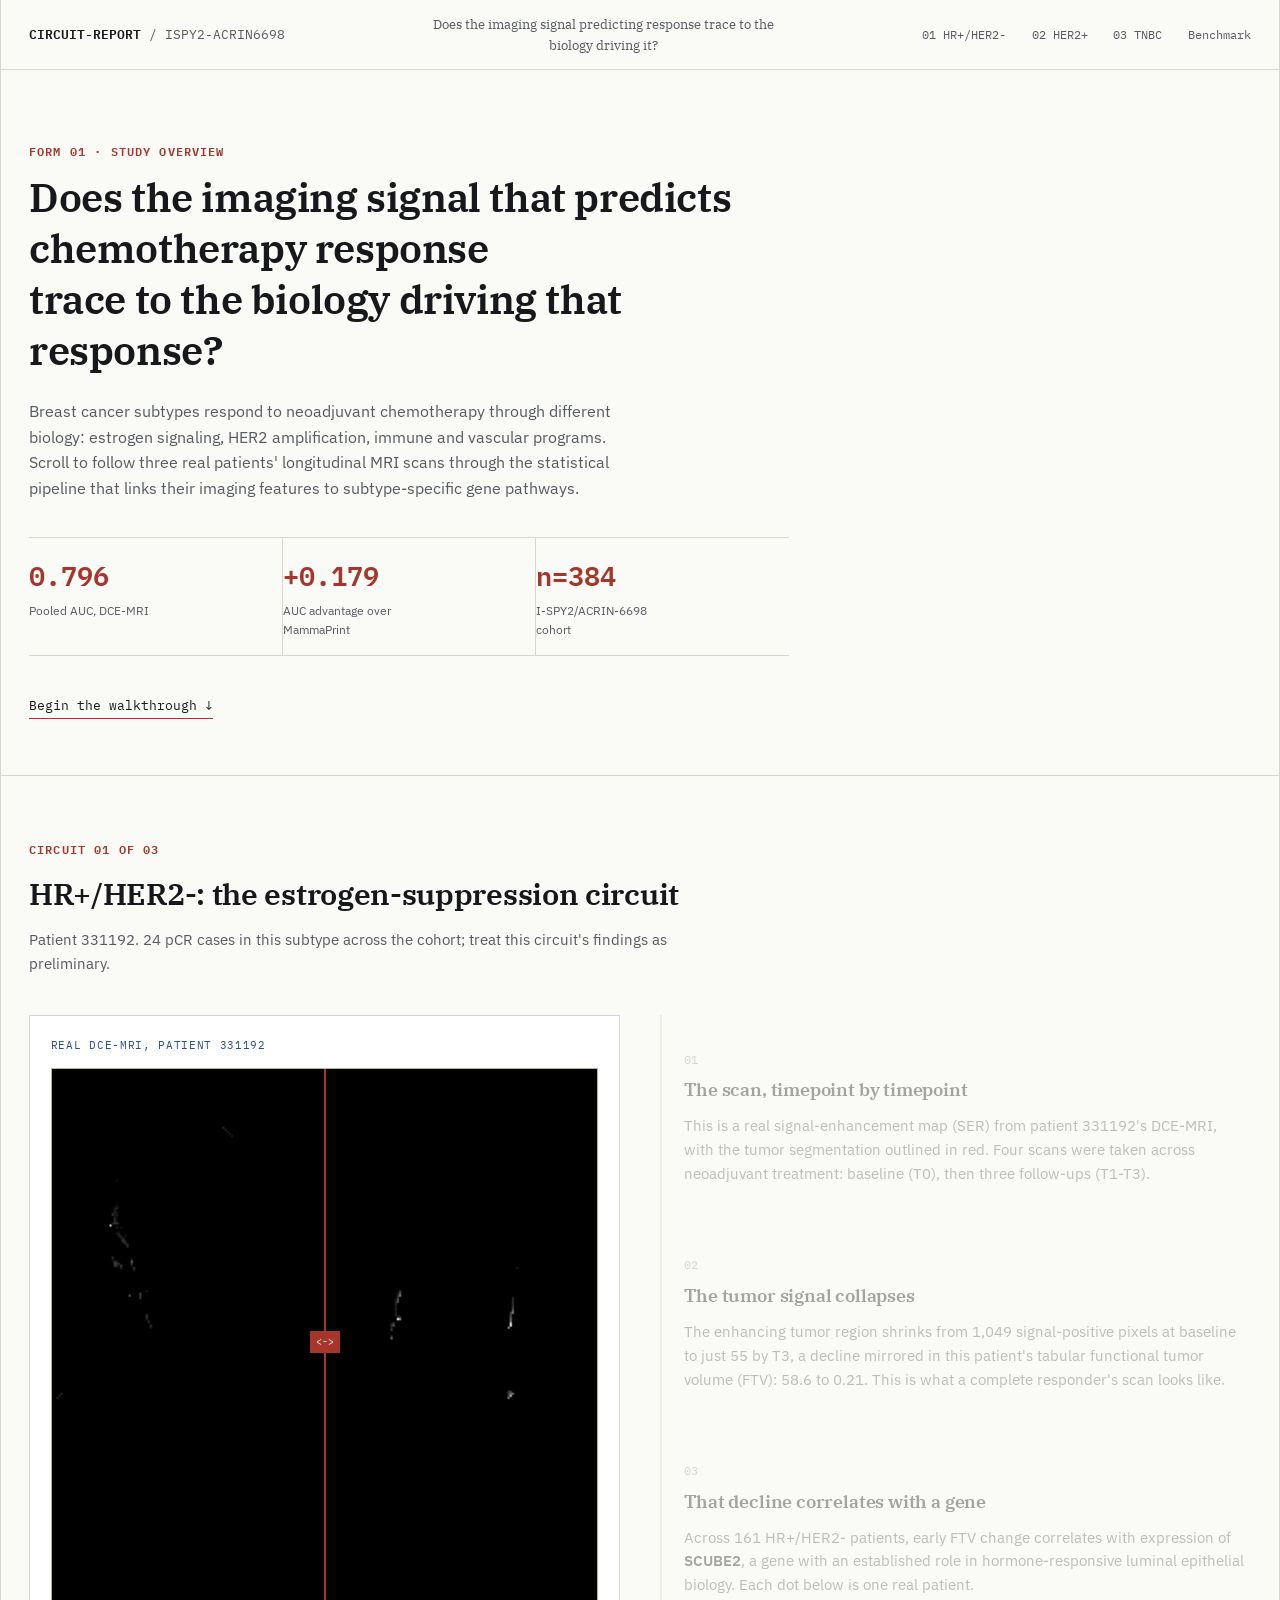
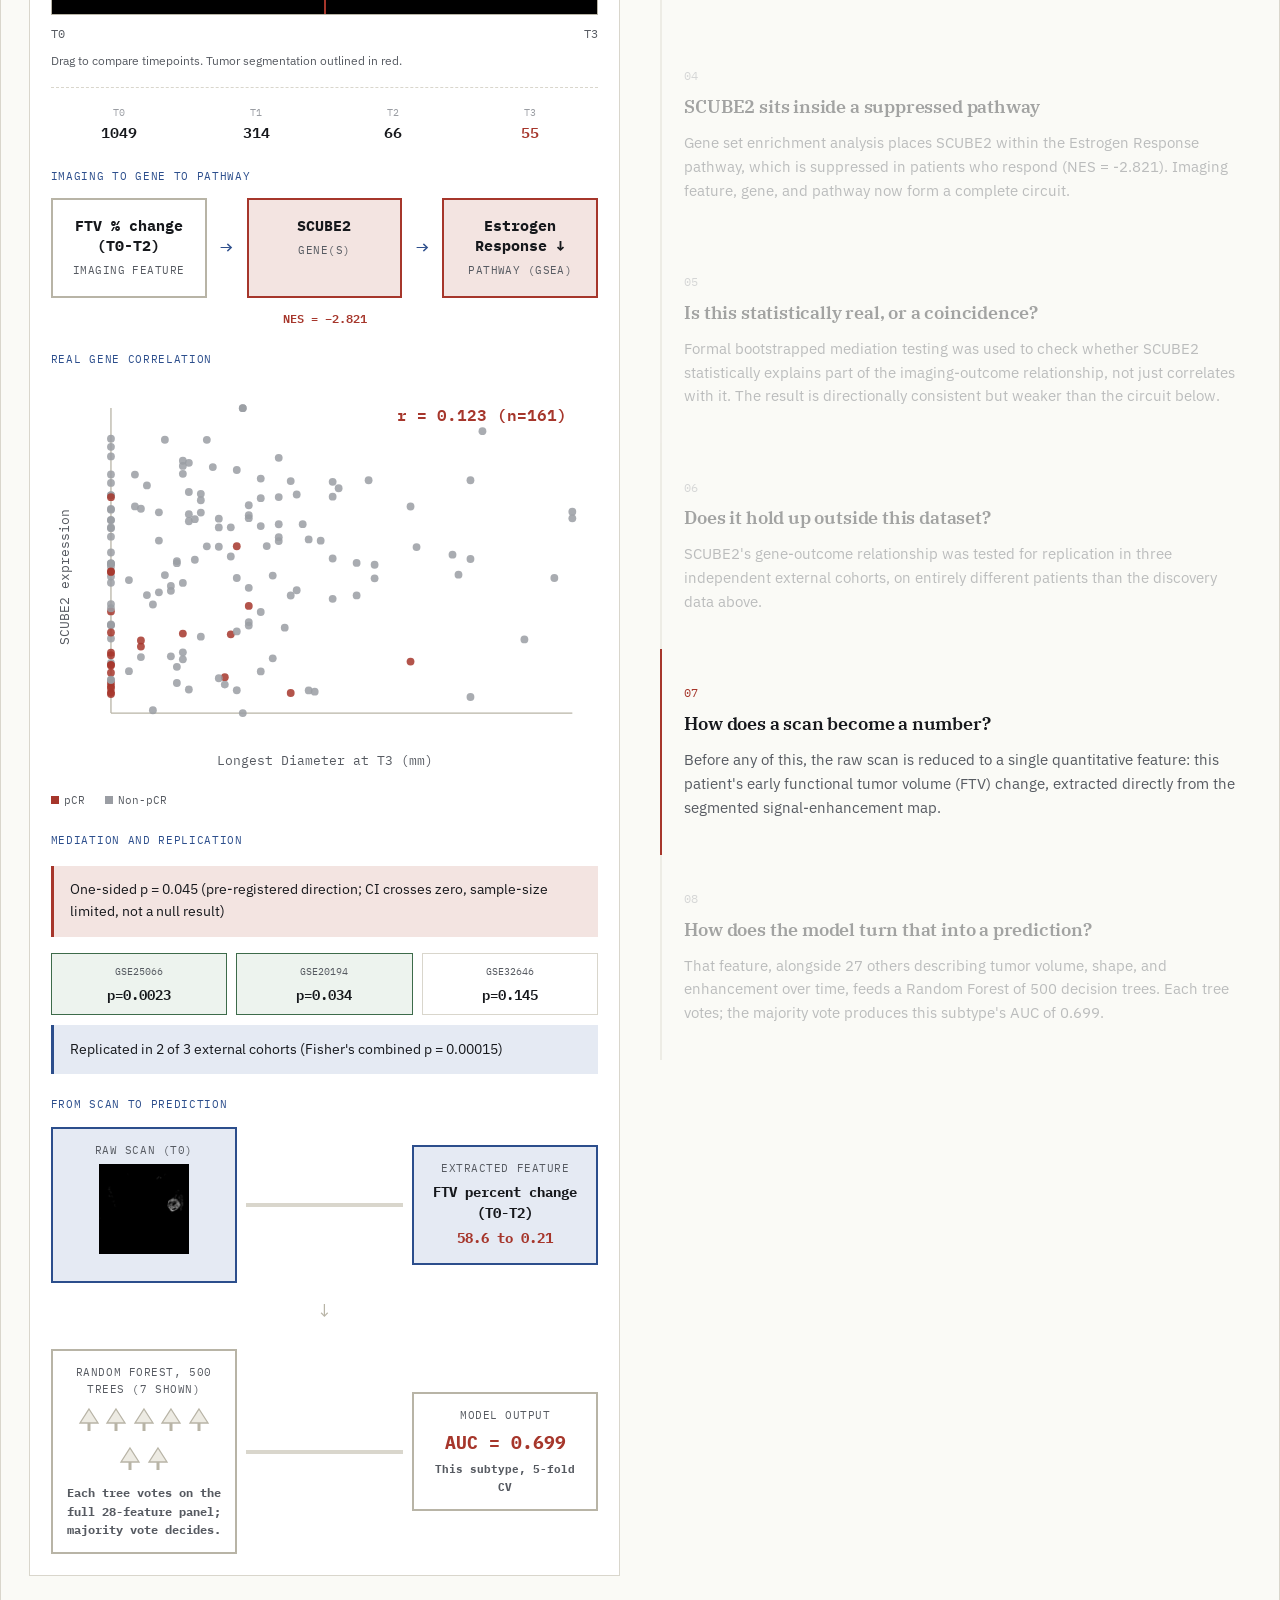
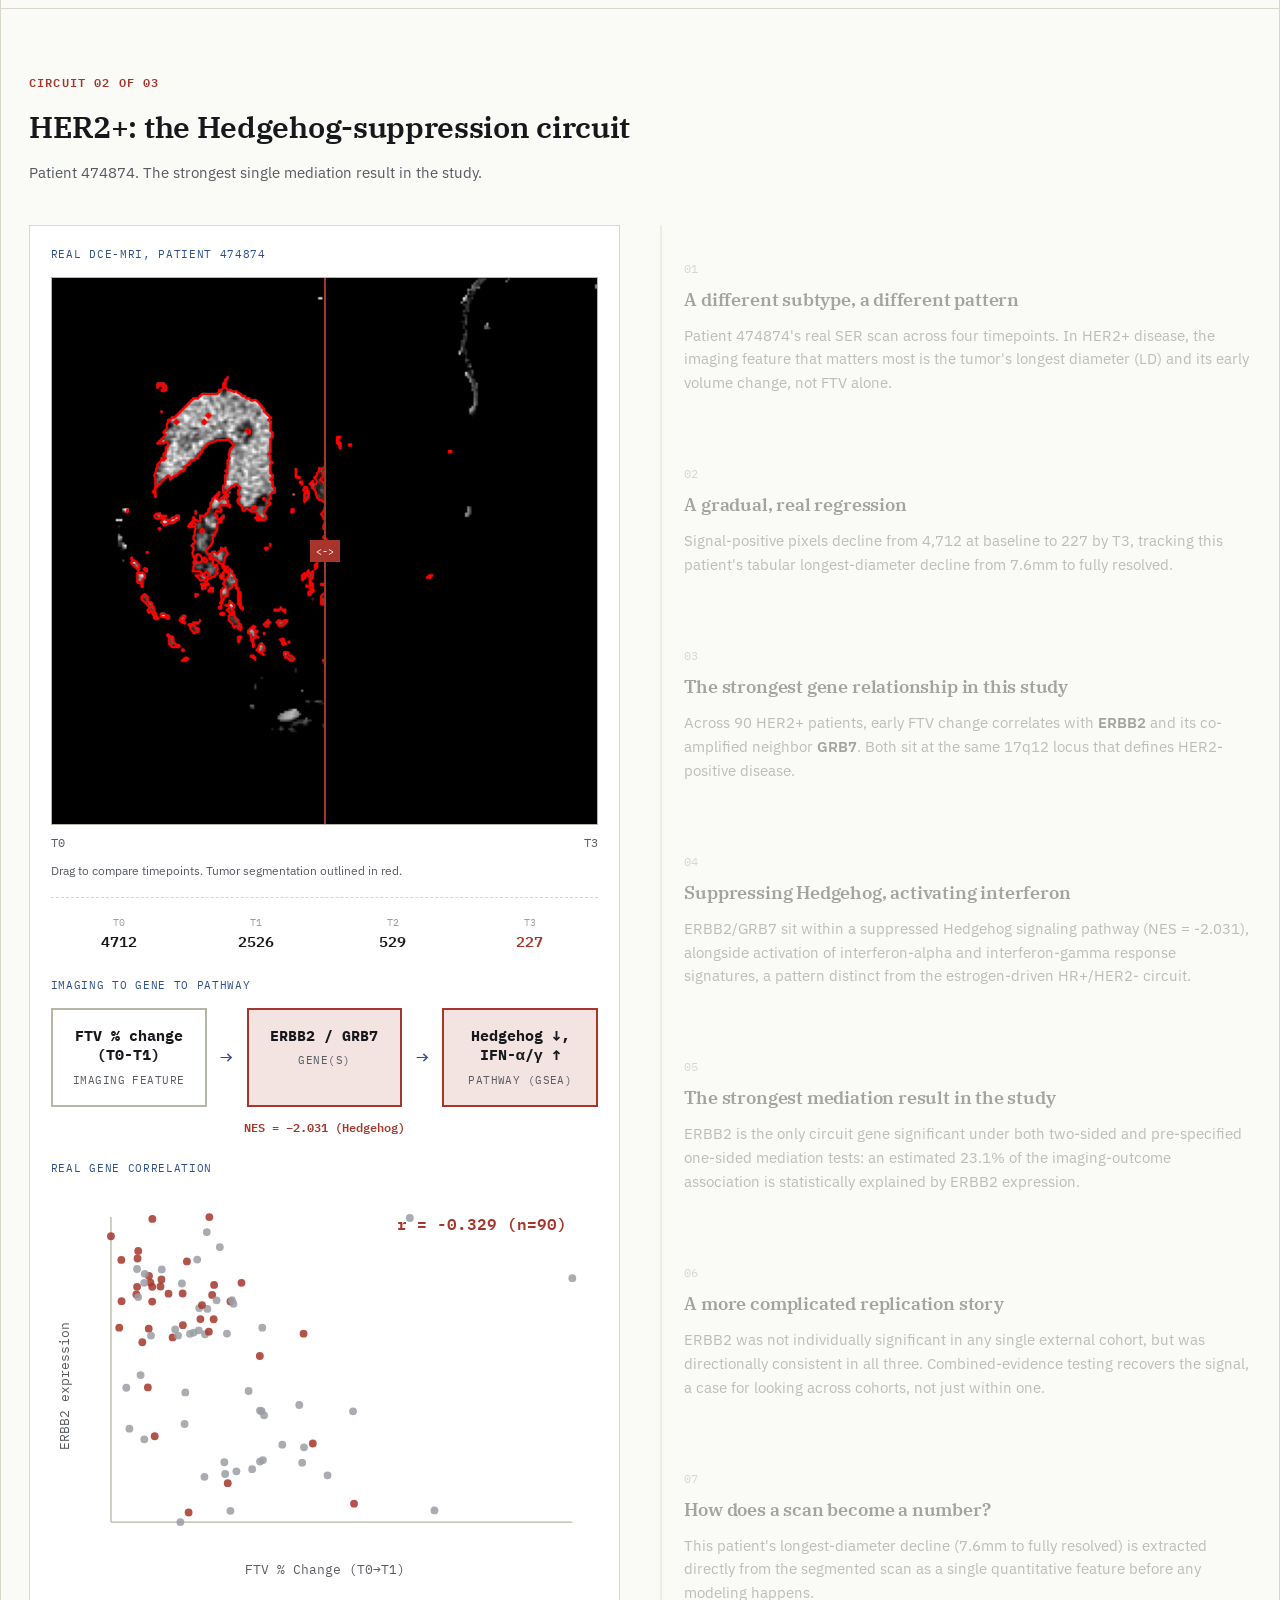
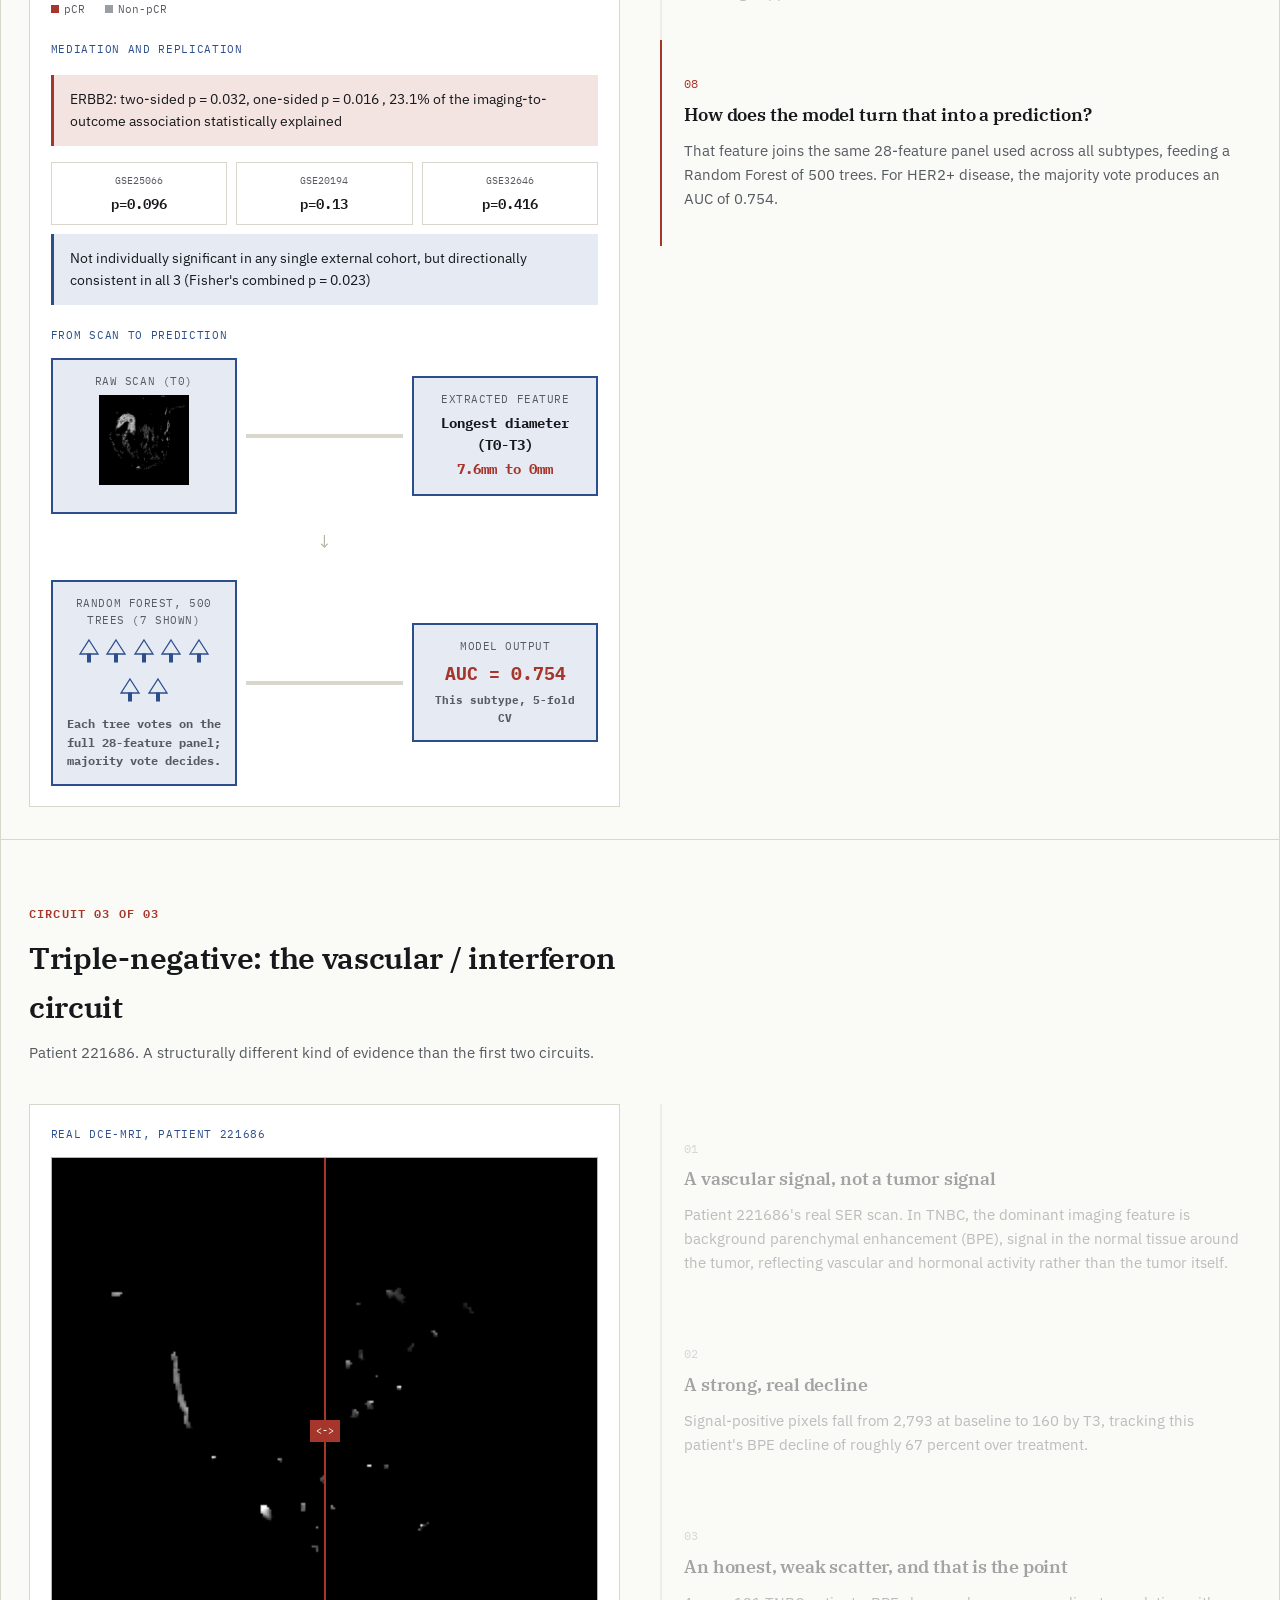
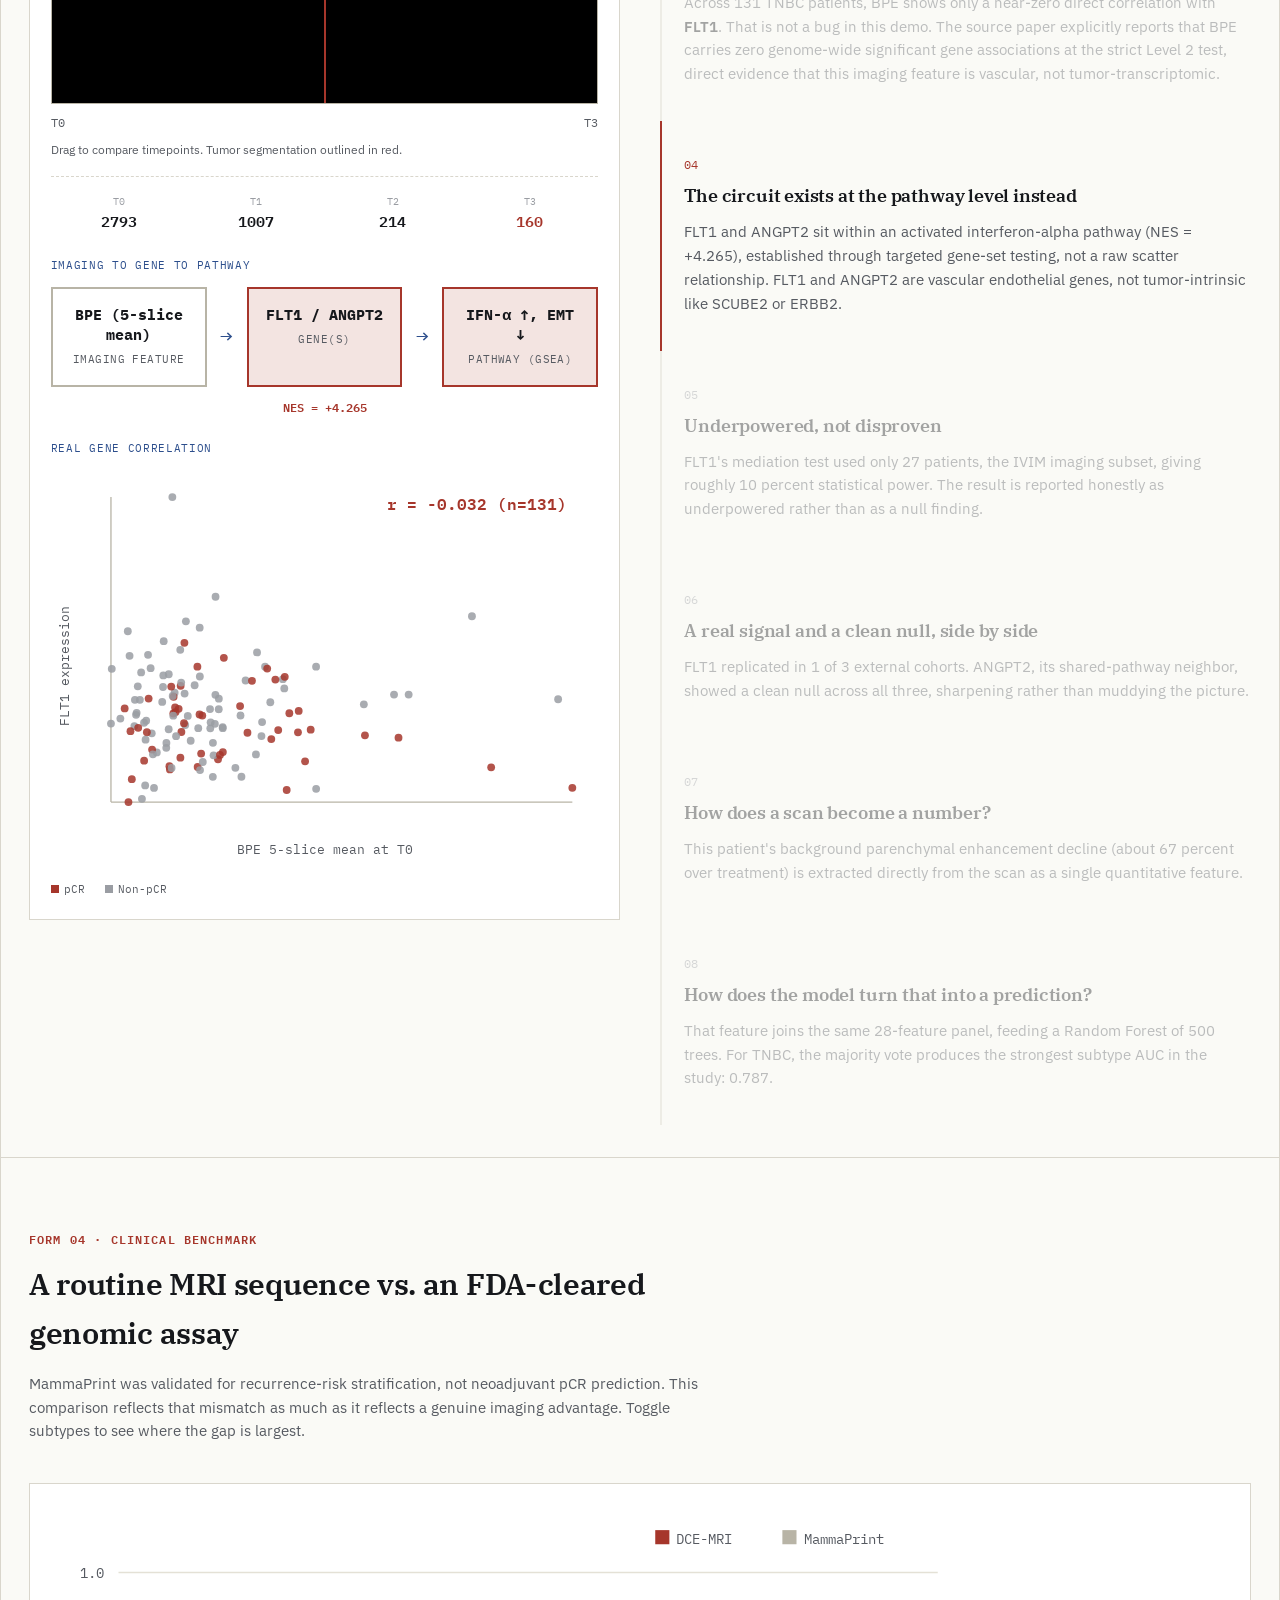
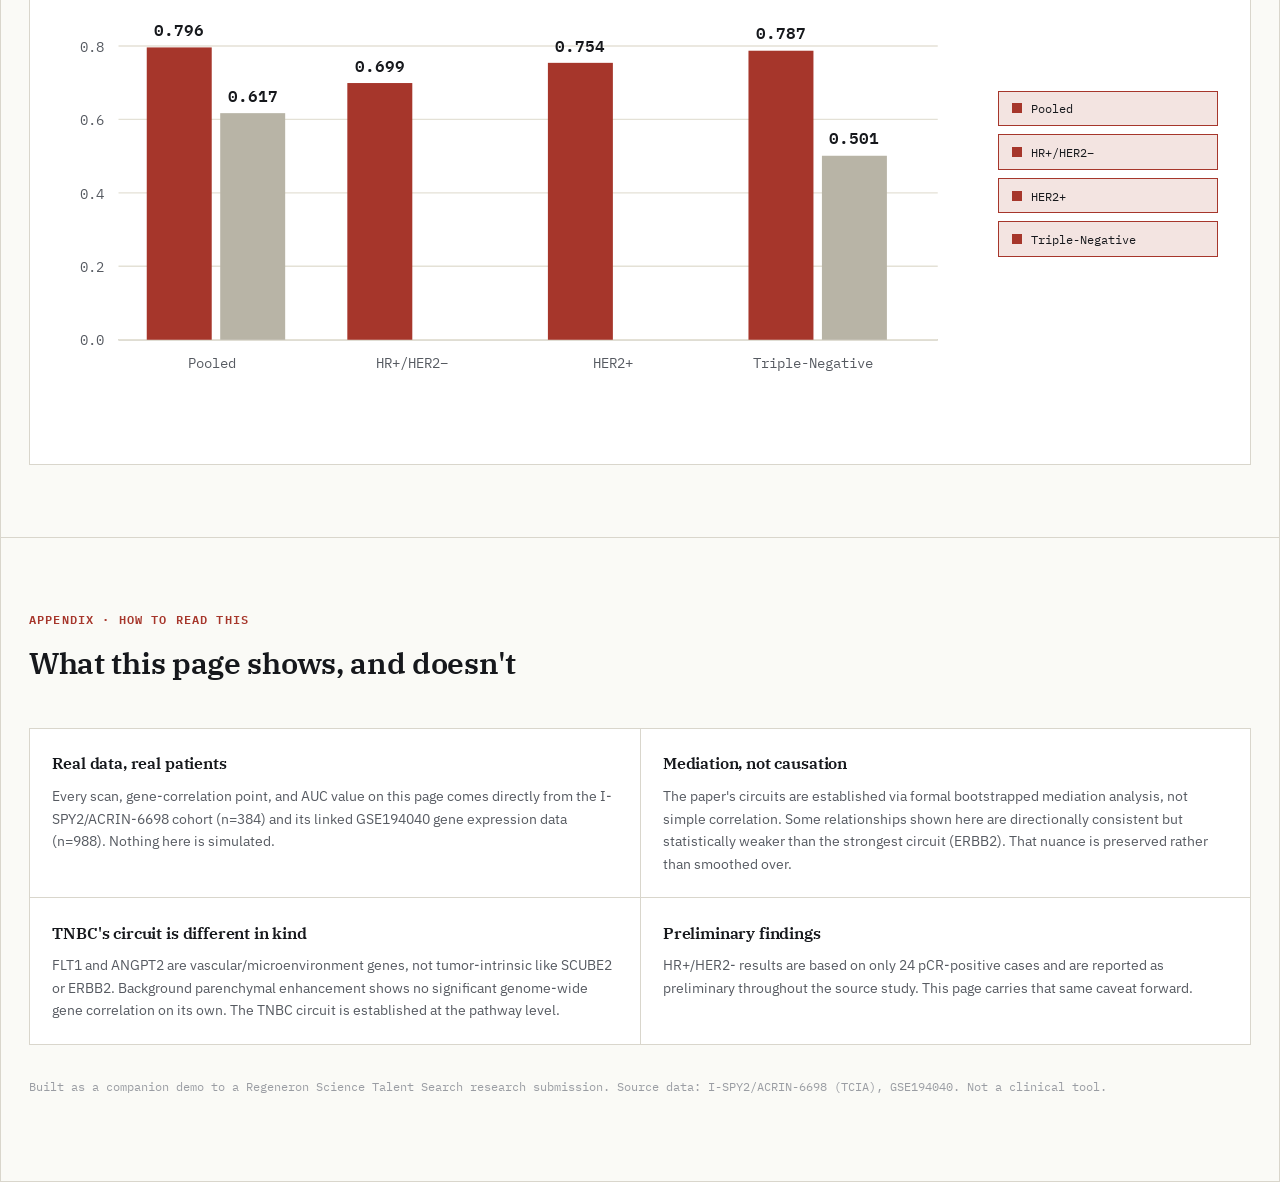
<file: index.html>
<!DOCTYPE html>
<html lang="en">
<head>
<meta charset="UTF-8">
<meta name="viewport" content="width=device-width, initial-scale=1.0">
<title>Subtype-Specific Imaging-to-Gene Circuits in Breast Cancer</title>
<meta name="description" content="A guided walkthrough of how longitudinal DCE-MRI features trace to subtype-specific gene pathways predicting chemotherapy response in breast cancer.">
<link rel="preconnect" href="https://fonts.googleapis.com">
<link href="https://fonts.googleapis.com/css2?family=IBM+Plex+Mono:wght@400;500;600;700&family=IBM+Plex+Serif:wght@400;500;600&family=IBM+Plex+Sans:wght@400;500;600&display=swap" rel="stylesheet">
<link rel="stylesheet" href="css/style.css">
</head>
<body>

<div class="doc-frame">

  <nav class="topnav">
    <div class="topnav-inner">
      <span class="brand">CIRCUIT-REPORT <span class="brand-code">/ ISPY2-ACRIN6698</span></span>
      <p class="nav-question">Does the imaging signal predicting response trace to the biology driving it?</p>
      <div class="topnav-links">
        <a href="#hr">01 HR+/HER2-</a>
        <a href="#her2">02 HER2+</a>
        <a href="#tnbc">03 TNBC</a>
        <a href="#comparison">Benchmark</a>
      </div>
    </div>
  </nav>

  <header class="hero">
    <div class="hero-inner">
      <p class="form-tag">FORM 01 &middot; STUDY OVERVIEW</p>
      <h1>Does the imaging signal that predicts chemotherapy response<br>trace to the biology driving that response?</h1>
      <p class="hero-sub">
        Breast cancer subtypes respond to neoadjuvant chemotherapy through different biology:
        estrogen signaling, HER2 amplification, immune and vascular programs. Scroll to follow
        three real patients' longitudinal MRI scans through the statistical pipeline that links
        their imaging features to subtype-specific gene pathways.
      </p>
      <div class="hero-stats">
        <div class="stat">
          <span class="stat-value">0.796</span>
          <span class="stat-label">Pooled AUC, DCE-MRI</span>
        </div>
        <div class="stat">
          <span class="stat-value">+0.179</span>
          <span class="stat-label">AUC advantage over MammaPrint</span>
        </div>
        <div class="stat">
          <span class="stat-value">n=384</span>
          <span class="stat-label">I-SPY2/ACRIN-6698 cohort</span>
        </div>
      </div>
      <a class="scroll-cue" href="#hr">Begin the walkthrough &darr;</a>
    </div>
  </header>

  <!-- ===================== HR+/HER2- ===================== -->
  <section id="hr" class="scrolly-section" data-circuit="hr_her2neg">
    <div class="scrolly-intro">
      <p class="form-tag">CIRCUIT 01 OF 03</p>
      <h2>HR+/HER2-: the estrogen-suppression circuit</h2>
      <p class="scrolly-intro-sub">Patient 331192. 24 pCR cases in this subtype across the cohort; treat this circuit's findings as preliminary.</p>
    </div>
    <div class="scrolly-grid">
      <div class="scrolly-stage-col">
        <div class="scrolly-stage" data-stage="hr_her2neg"></div>
      </div>
      <div class="scrolly-steps-col">
        <div class="scrolly-step" data-circuit="hr_her2neg" data-step="0">
          <span class="step-num">01</span>
          <h3>The scan, timepoint by timepoint</h3>
          <p>This is a real signal-enhancement map (SER) from patient 331192's DCE-MRI, with the
          tumor segmentation outlined in red. Four scans were taken across neoadjuvant treatment:
          baseline (T0), then three follow-ups (T1-T3).</p>
        </div>
        <div class="scrolly-step" data-circuit="hr_her2neg" data-step="1">
          <span class="step-num">02</span>
          <h3>The tumor signal collapses</h3>
          <p>The enhancing tumor region shrinks from 1,049 signal-positive pixels at baseline to
          just 55 by T3, a decline mirrored in this patient's tabular functional tumor volume
          (FTV): 58.6 to 0.21. This is what a complete responder's scan looks like.</p>
        </div>
        <div class="scrolly-step" data-circuit="hr_her2neg" data-step="2">
          <span class="step-num">03</span>
          <h3>That decline correlates with a gene</h3>
          <p>Across 161 HR+/HER2- patients, early FTV change correlates with expression of
          <strong>SCUBE2</strong>, a gene with an established role in hormone-responsive luminal
          epithelial biology. Each dot below is one real patient.</p>
        </div>
        <div class="scrolly-step" data-circuit="hr_her2neg" data-step="3">
          <span class="step-num">04</span>
          <h3>SCUBE2 sits inside a suppressed pathway</h3>
          <p>Gene set enrichment analysis places SCUBE2 within the Estrogen Response pathway,
          which is suppressed in patients who respond (NES = -2.821). Imaging feature, gene, and
          pathway now form a complete circuit.</p>
        </div>
        <div class="scrolly-step" data-circuit="hr_her2neg" data-step="4">
          <span class="step-num">05</span>
          <h3>Is this statistically real, or a coincidence?</h3>
          <p>Formal bootstrapped mediation testing was used to check whether SCUBE2 statistically
          explains part of the imaging-outcome relationship, not just correlates with it. The
          result is directionally consistent but weaker than the circuit below.</p>
        </div>
        <div class="scrolly-step" data-circuit="hr_her2neg" data-step="5">
          <span class="step-num">06</span>
          <h3>Does it hold up outside this dataset?</h3>
          <p>SCUBE2's gene-outcome relationship was tested for replication in three independent
          external cohorts, on entirely different patients than the discovery data above.</p>
        </div>
        <div class="scrolly-step" data-circuit="hr_her2neg" data-step="6">
          <span class="step-num">07</span>
          <h3>How does a scan become a number?</h3>
          <p>Before any of this, the raw scan is reduced to a single quantitative feature: this
          patient's early functional tumor volume (FTV) change, extracted directly from the
          segmented signal-enhancement map.</p>
        </div>
        <div class="scrolly-step" data-circuit="hr_her2neg" data-step="7">
          <span class="step-num">08</span>
          <h3>How does the model turn that into a prediction?</h3>
          <p>That feature, alongside 27 others describing tumor volume, shape, and enhancement
          over time, feeds a Random Forest of 500 decision trees. Each tree votes; the majority
          vote produces this subtype's AUC of 0.699.</p>
        </div>
      </div>
    </div>
  </section>

  <!-- ===================== HER2+ ===================== -->
  <section id="her2" class="scrolly-section" data-circuit="her2pos">
    <div class="scrolly-intro">
      <p class="form-tag">CIRCUIT 02 OF 03</p>
      <h2>HER2+: the Hedgehog-suppression circuit</h2>
      <p class="scrolly-intro-sub">Patient 474874. The strongest single mediation result in the study.</p>
    </div>
    <div class="scrolly-grid">
      <div class="scrolly-stage-col">
        <div class="scrolly-stage" data-stage="her2pos"></div>
      </div>
      <div class="scrolly-steps-col">
        <div class="scrolly-step" data-circuit="her2pos" data-step="0">
          <span class="step-num">01</span>
          <h3>A different subtype, a different pattern</h3>
          <p>Patient 474874's real SER scan across four timepoints. In HER2+ disease, the imaging
          feature that matters most is the tumor's longest diameter (LD) and its early volume
          change, not FTV alone.</p>
        </div>
        <div class="scrolly-step" data-circuit="her2pos" data-step="1">
          <span class="step-num">02</span>
          <h3>A gradual, real regression</h3>
          <p>Signal-positive pixels decline from 4,712 at baseline to 227 by T3, tracking this
          patient's tabular longest-diameter decline from 7.6mm to fully resolved.</p>
        </div>
        <div class="scrolly-step" data-circuit="her2pos" data-step="2">
          <span class="step-num">03</span>
          <h3>The strongest gene relationship in this study</h3>
          <p>Across 90 HER2+ patients, early FTV change correlates with <strong>ERBB2</strong> and
          its co-amplified neighbor <strong>GRB7</strong>. Both sit at the same 17q12 locus that
          defines HER2-positive disease.</p>
        </div>
        <div class="scrolly-step" data-circuit="her2pos" data-step="3">
          <span class="step-num">04</span>
          <h3>Suppressing Hedgehog, activating interferon</h3>
          <p>ERBB2/GRB7 sit within a suppressed Hedgehog signaling pathway (NES = -2.031),
          alongside activation of interferon-alpha and interferon-gamma response signatures,
          a pattern distinct from the estrogen-driven HR+/HER2- circuit.</p>
        </div>
        <div class="scrolly-step" data-circuit="her2pos" data-step="4">
          <span class="step-num">05</span>
          <h3>The strongest mediation result in the study</h3>
          <p>ERBB2 is the only circuit gene significant under both two-sided and pre-specified
          one-sided mediation tests: an estimated 23.1% of the imaging-outcome association is
          statistically explained by ERBB2 expression.</p>
        </div>
        <div class="scrolly-step" data-circuit="her2pos" data-step="5">
          <span class="step-num">06</span>
          <h3>A more complicated replication story</h3>
          <p>ERBB2 was not individually significant in any single external cohort, but was
          directionally consistent in all three. Combined-evidence testing recovers the signal,
          a case for looking across cohorts, not just within one.</p>
        </div>
        <div class="scrolly-step" data-circuit="her2pos" data-step="6">
          <span class="step-num">07</span>
          <h3>How does a scan become a number?</h3>
          <p>This patient's longest-diameter decline (7.6mm to fully resolved) is extracted
          directly from the segmented scan as a single quantitative feature before any modeling
          happens.</p>
        </div>
        <div class="scrolly-step" data-circuit="her2pos" data-step="7">
          <span class="step-num">08</span>
          <h3>How does the model turn that into a prediction?</h3>
          <p>That feature joins the same 28-feature panel used across all subtypes, feeding a
          Random Forest of 500 trees. For HER2+ disease, the majority vote produces an AUC of
          0.754.</p>
        </div>
      </div>
    </div>
  </section>

  <!-- ===================== TNBC ===================== -->
  <section id="tnbc" class="scrolly-section" data-circuit="tnbc">
    <div class="scrolly-intro">
      <p class="form-tag">CIRCUIT 03 OF 03</p>
      <h2>Triple-negative: the vascular / interferon circuit</h2>
      <p class="scrolly-intro-sub">Patient 221686. A structurally different kind of evidence than the first two circuits.</p>
    </div>
    <div class="scrolly-grid">
      <div class="scrolly-stage-col">
        <div class="scrolly-stage" data-stage="tnbc"></div>
      </div>
      <div class="scrolly-steps-col">
        <div class="scrolly-step" data-circuit="tnbc" data-step="0">
          <span class="step-num">01</span>
          <h3>A vascular signal, not a tumor signal</h3>
          <p>Patient 221686's real SER scan. In TNBC, the dominant imaging feature is background
          parenchymal enhancement (BPE), signal in the normal tissue around the tumor, reflecting
          vascular and hormonal activity rather than the tumor itself.</p>
        </div>
        <div class="scrolly-step" data-circuit="tnbc" data-step="1">
          <span class="step-num">02</span>
          <h3>A strong, real decline</h3>
          <p>Signal-positive pixels fall from 2,793 at baseline to 160 by T3, tracking this
          patient's BPE decline of roughly 67 percent over treatment.</p>
        </div>
        <div class="scrolly-step" data-circuit="tnbc" data-step="2">
          <span class="step-num">03</span>
          <h3>An honest, weak scatter, and that is the point</h3>
          <p>Across 131 TNBC patients, BPE shows only a near-zero direct correlation with
          <strong>FLT1</strong>. That is not a bug in this demo. The source paper explicitly
          reports that BPE carries zero genome-wide significant gene associations at the strict
          Level 2 test, direct evidence that this imaging feature is vascular, not
          tumor-transcriptomic.</p>
        </div>
        <div class="scrolly-step" data-circuit="tnbc" data-step="3">
          <span class="step-num">04</span>
          <h3>The circuit exists at the pathway level instead</h3>
          <p>FLT1 and ANGPT2 sit within an activated interferon-alpha pathway (NES = +4.265),
          established through targeted gene-set testing, not a raw scatter relationship. FLT1 and
          ANGPT2 are vascular endothelial genes, not tumor-intrinsic like SCUBE2 or ERBB2.</p>
        </div>
        <div class="scrolly-step" data-circuit="tnbc" data-step="4">
          <span class="step-num">05</span>
          <h3>Underpowered, not disproven</h3>
          <p>FLT1's mediation test used only 27 patients, the IVIM imaging subset, giving roughly
          10 percent statistical power. The result is reported honestly as underpowered rather
          than as a null finding.</p>
        </div>
        <div class="scrolly-step" data-circuit="tnbc" data-step="5">
          <span class="step-num">06</span>
          <h3>A real signal and a clean null, side by side</h3>
          <p>FLT1 replicated in 1 of 3 external cohorts. ANGPT2, its shared-pathway neighbor,
          showed a clean null across all three, sharpening rather than muddying the picture.</p>
        </div>
        <div class="scrolly-step" data-circuit="tnbc" data-step="6">
          <span class="step-num">07</span>
          <h3>How does a scan become a number?</h3>
          <p>This patient's background parenchymal enhancement decline (about 67 percent over
          treatment) is extracted directly from the scan as a single quantitative feature.</p>
        </div>
        <div class="scrolly-step" data-circuit="tnbc" data-step="7">
          <span class="step-num">08</span>
          <h3>How does the model turn that into a prediction?</h3>
          <p>That feature joins the same 28-feature panel, feeding a Random Forest of 500 trees.
          For TNBC, the majority vote produces the strongest subtype AUC in the study: 0.787.</p>
        </div>
      </div>
    </div>
  </section>

  <!-- ===================== Comparison ===================== -->
  <section id="comparison" class="comparison-section">
    <div class="form-header">
      <p class="form-tag">FORM 04 &middot; CLINICAL BENCHMARK</p>
      <h2>A routine MRI sequence vs. an FDA-cleared genomic assay</h2>
      <p class="section-sub">
        MammaPrint was validated for recurrence-risk stratification, not neoadjuvant pCR
        prediction. This comparison reflects that mismatch as much as it reflects a genuine
        imaging advantage. Toggle subtypes to see where the gap is largest.
      </p>
    </div>
    <div class="comparison-panel">
      <div class="comparison-chart-wrap">
        <svg id="auc-chart" viewBox="0 0 640 360" preserveAspectRatio="xMidYMid meet"></svg>
      </div>
      <div class="comparison-toggles" id="auc-toggles"></div>
    </div>
  </section>

  <!-- ===================== Methods ===================== -->
  <section id="methods" class="methods-section">
    <div class="form-header">
      <p class="form-tag">APPENDIX &middot; HOW TO READ THIS</p>
      <h2>What this page shows, and doesn't</h2>
    </div>
    <div class="methods-grid">
      <div class="methods-card">
        <h3>Real data, real patients</h3>
        <p>Every scan, gene-correlation point, and AUC value on this page comes directly from
        the I-SPY2/ACRIN-6698 cohort (n=384) and its linked GSE194040 gene expression data
        (n=988). Nothing here is simulated.</p>
      </div>
      <div class="methods-card">
        <h3>Mediation, not causation</h3>
        <p>The paper's circuits are established via formal bootstrapped mediation analysis, not
        simple correlation. Some relationships shown here are directionally consistent but
        statistically weaker than the strongest circuit (ERBB2). That nuance is preserved rather
        than smoothed over.</p>
      </div>
      <div class="methods-card">
        <h3>TNBC's circuit is different in kind</h3>
        <p>FLT1 and ANGPT2 are vascular/microenvironment genes, not tumor-intrinsic like SCUBE2
        or ERBB2. Background parenchymal enhancement shows no significant genome-wide gene
        correlation on its own. The TNBC circuit is established at the pathway level.</p>
      </div>
      <div class="methods-card">
        <h3>Preliminary findings</h3>
        <p>HR+/HER2- results are based on only 24 pCR-positive cases and are reported as
        preliminary throughout the source study. This page carries that same caveat forward.</p>
      </div>
    </div>
    <p class="methods-footer">
      Built as a companion demo to a Regeneron Science Talent Search research submission.
      Source data: I-SPY2/ACRIN-6698 (TCIA), GSE194040. Not a clinical tool.
    </p>
  </section>

</div>

<script src="js/data.js"></script>
<script src="js/main.js"></script>
</body>
</html>
</file>
<file: css/style.css>
/* ============================================================
   Design tokens: clinical trial report / lab form aesthetic
   ============================================================ */
:root {
  --paper: #FAFAF6;
  --paper-raised: #FFFFFF;
  --ink: #16181C;
  --ink-muted: #565A61;
  --ink-faint: #9A9DA3;
  --rule: #D9D6CC;
  --rule-strong: #B8B4A6;

  --flag: #A6362B;
  --flag-soft: #F3E4E1;
  --data-blue: #2C4E8C;
  --data-blue-soft: #E5EAF3;
  --confirm-green: #3D6B4A;

  --font-mono: 'IBM Plex Mono', monospace;
  --font-serif: 'IBM Plex Serif', serif;
  --font-sans: 'IBM Plex Sans', sans-serif;

  --max-width: 1320px;
}

* { box-sizing: border-box; }
html { scroll-behavior: smooth; overflow-x: hidden; }

body {
  margin: 0;
  background: var(--paper);
  color: var(--ink);
  font-family: var(--font-serif);
  line-height: 1.6;
  -webkit-font-smoothing: antialiased;
  overflow-x: hidden;
  width: 100%;
}

img, svg { max-width: 100%; }

a { color: var(--data-blue); }
:focus-visible { outline: 2px solid var(--data-blue); outline-offset: 2px; }

h1, h2, h3 {
  font-family: var(--font-mono);
  font-weight: 600;
  letter-spacing: -0.01em;
  margin: 0;
  color: var(--ink);
}

.form-tag {
  font-family: var(--font-mono);
  font-size: 0.72rem;
  letter-spacing: 0.1em;
  text-transform: uppercase;
  color: var(--flag);
  margin: 0 0 0.7rem 0;
  font-weight: 600;
}

.doc-frame {
  max-width: var(--max-width);
  margin: 0 auto;
  border-left: 1px solid var(--rule);
  border-right: 1px solid var(--rule);
}

/* ============================================================
   Nav
   ============================================================ */
.topnav {
  position: sticky;
  top: 0;
  z-index: 50;
  background: rgba(250, 250, 246, 0.92);
  backdrop-filter: blur(6px);
  border-bottom: 1px solid var(--rule);
}
.topnav-inner {
  padding: 0.85rem 1.75rem;
  display: flex;
  justify-content: space-between;
  align-items: center;
  gap: 1rem;
}
.nav-question {
  font-family: var(--font-serif);
  font-size: 0.82rem;
  color: var(--ink-muted);
  flex: 1;
  text-align: center;
  max-width: 46ch;
  margin: 0 auto;
  display: none;
}
@media (min-width: 980px) {
  .nav-question { display: block; }
}
.brand {
  font-family: var(--font-mono);
  font-size: 0.82rem;
  font-weight: 600;
}
.brand-code { color: var(--ink-muted); font-weight: 400; }
.topnav-links { display: flex; gap: 1.6rem; }
.topnav-links a {
  color: var(--ink-muted);
  font-size: 0.78rem;
  font-family: var(--font-mono);
  text-decoration: none;
}
.topnav-links a:hover { color: var(--flag); }

/* ============================================================
   Hero
   ============================================================ */
.hero {
  padding: 4.5rem 1.75rem 3.5rem;
  border-bottom: 1px solid var(--rule);
}
.hero-inner { max-width: 760px; }
.hero h1 {
  font-family: var(--font-serif);
  font-size: clamp(1.7rem, 3.6vw, 2.5rem);
  line-height: 1.28;
  font-weight: 600;
  margin-bottom: 1.4rem;
}
.hero-sub {
  max-width: 62ch;
  color: var(--ink-muted);
  font-family: var(--font-sans);
  font-size: 1rem;
}
.hero-stats {
  display: flex;
  gap: 0;
  margin: 2.25rem 0 2.25rem;
  border-top: 1px solid var(--rule);
  border-bottom: 1px solid var(--rule);
}
.stat {
  display: flex;
  flex-direction: column;
  padding: 1rem 1.5rem 1rem 0;
  border-right: 1px solid var(--rule);
  flex: 1;
}
.stat:last-child { border-right: none; }
.stat-value {
  font-family: var(--font-mono);
  font-size: 1.7rem;
  font-weight: 600;
  color: var(--flag);
}
.stat-label {
  font-family: var(--font-sans);
  font-size: 0.75rem;
  color: var(--ink-muted);
  max-width: 18ch;
  margin-top: 0.2rem;
}
.scroll-cue {
  display: inline-block;
  font-family: var(--font-mono);
  font-size: 0.82rem;
  color: var(--ink);
  border-bottom: 1px solid var(--flag);
  padding-bottom: 2px;
  text-decoration: none;
}

/* ============================================================
   Scrollytelling sections
   ============================================================ */
.scrolly-section {
  padding: 4rem 1.75rem 2rem;
  border-bottom: 1px solid var(--rule);
}
.scrolly-intro { max-width: 68ch; margin-bottom: 2.5rem; }
.scrolly-intro h2 {
  font-family: var(--font-serif);
  font-size: clamp(1.4rem, 2.6vw, 1.9rem);
  margin-bottom: 0.6rem;
}
.scrolly-intro-sub {
  font-family: var(--font-sans);
  color: var(--ink-muted);
  font-size: 0.92rem;
  margin: 0;
}

.scrolly-grid {
  display: grid;
  grid-template-columns: 1fr 1fr;
  gap: 2.5rem;
  align-items: start;
}
@media (max-width: 860px) {
  .scrolly-grid { grid-template-columns: 1fr; }
}

.scrolly-stage-col { position: sticky; top: 5.2rem; }
@media (max-width: 860px) {
  .scrolly-stage-col { position: static; margin-bottom: 1.5rem; }
}

.scrolly-stage {
  background: var(--paper-raised);
  border: 1px solid var(--rule);
  padding: 1.3rem;
  min-height: 420px;
}

.scrolly-steps-col {
  display: flex;
  flex-direction: column;
  gap: 0;
}

.scrolly-step {
  padding: 2.2rem 0 2.2rem 1.4rem;
  border-left: 2px solid var(--rule);
  opacity: 0.38;
  transition: opacity 0.25s ease, border-color 0.25s ease;
}
.scrolly-step.step-active {
  opacity: 1;
  border-left-color: var(--flag);
}
.step-num {
  font-family: var(--font-mono);
  font-size: 0.72rem;
  color: var(--ink-faint);
  display: block;
  margin-bottom: 0.4rem;
}
.scrolly-step.step-active .step-num { color: var(--flag); }
.scrolly-step h3 {
  font-family: var(--font-serif);
  font-size: 1.15rem;
  margin-bottom: 0.6rem;
}
.scrolly-step p {
  font-family: var(--font-sans);
  font-size: 0.93rem;
  color: var(--ink-muted);
  margin: 0;
}
.scrolly-step strong { color: var(--ink); font-weight: 600; }

/* ============================================================
   Stage content: image compare, diagram, scatter
   ============================================================ */
.stage-label {
  font-family: var(--font-mono);
  font-size: 0.7rem;
  letter-spacing: 0.06em;
  text-transform: uppercase;
  color: var(--data-blue);
  margin-bottom: 0.8rem;
  display: block;
}

.compare-wrap {
  position: relative;
  width: 100%;
  aspect-ratio: 1 / 1;
  overflow: hidden;
  background: #000;
  cursor: ew-resize;
  user-select: none;
  border: 1px solid var(--rule-strong);
}
.compare-wrap img {
  position: absolute;
  top: 0; left: 0;
  width: 100%; height: 100%;
  object-fit: contain;
  pointer-events: none;
}
.compare-after { clip-path: inset(0 0 0 50%); }
.compare-handle {
  position: absolute;
  top: 0; bottom: 0;
  left: 50%;
  width: 2px;
  background: var(--flag);
  transform: translateX(-1px);
}
.compare-handle::after {
  content: '<->';
  font-family: var(--font-mono);
  font-size: 0.65rem;
  position: absolute;
  top: 50%;
  left: 50%;
  transform: translate(-50%, -50%);
  background: var(--flag);
  color: var(--paper);
  width: 30px; height: 22px;
  display: flex;
  align-items: center;
  justify-content: center;
}
.compare-labels {
  display: flex;
  justify-content: space-between;
  font-family: var(--font-mono);
  font-size: 0.72rem;
  color: var(--ink-muted);
  margin-top: 0.6rem;
}
.compare-caption {
  font-family: var(--font-sans);
  font-size: 0.78rem;
  color: var(--ink-muted);
  margin-top: 0.5rem;
}

.stage-signal-readout {
  display: flex;
  justify-content: space-between;
  margin-top: 1rem;
  padding-top: 1rem;
  border-top: 1px dashed var(--rule);
  font-family: var(--font-mono);
}
.readout-item { display: flex; flex-direction: column; align-items: center; flex: 1; }
.readout-tp { font-size: 0.65rem; color: var(--ink-faint); }
.readout-val { font-size: 0.95rem; font-weight: 600; }
.readout-val.readout-current { color: var(--flag); }

.circuit-diagram-wrap {
  display: flex;
  align-items: stretch;
  gap: 0;
  flex-wrap: wrap;
}
.circuit-box {
  flex: 1;
  min-width: 140px;
  border: 2px solid var(--rule-strong);
  padding: 1rem 0.9rem;
  background: var(--paper-raised);
  text-align: center;
  transition: border-color 0.2s ease, background 0.2s ease;
}
.circuit-box.active-node {
  border-color: var(--flag);
  background: var(--flag-soft);
}
.circuit-box .box-label {
  font-family: var(--font-mono);
  font-size: 0.95rem;
  font-weight: 700;
  color: var(--ink);
  line-height: 1.3;
  word-wrap: break-word;
}
.circuit-box .box-sublabel {
  font-family: var(--font-mono);
  font-size: 0.68rem;
  color: var(--ink-muted);
  margin-top: 0.4rem;
  text-transform: uppercase;
  letter-spacing: 0.04em;
}
.circuit-arrow {
  display: flex;
  align-items: center;
  justify-content: center;
  min-width: 40px;
  font-family: var(--font-mono);
  font-size: 1.3rem;
  color: var(--rule-strong);
  transition: color 0.2s ease;
}
.circuit-arrow.arrow-active { color: var(--data-blue); }
.circuit-nes-callout {
  text-align: center;
  font-family: var(--font-mono);
  font-size: 0.78rem;
  font-weight: 600;
  color: var(--flag);
  margin-top: 0.7rem;
}

/* ============================================================
   Model pipeline stage (CNN-Explainer style)
   ============================================================ */
.model-pipeline {
  display: flex;
  flex-direction: column;
  gap: 0.9rem;
}
.pipeline-row {
  display: flex;
  align-items: center;
  gap: 0.6rem;
}
.pipeline-node {
  flex: 1;
  border: 2px solid var(--rule-strong);
  background: var(--paper-raised);
  padding: 0.8rem;
  text-align: center;
  min-width: 0;
}
.pipeline-node.pipeline-active {
  border-color: var(--data-blue);
  background: var(--data-blue-soft);
}
.pipeline-node img {
  width: 100%;
  max-height: 90px;
  object-fit: contain;
  filter: grayscale(1);
  margin-bottom: 0.4rem;
}
.pipeline-node .pn-title {
  font-family: var(--font-mono);
  font-size: 0.68rem;
  text-transform: uppercase;
  letter-spacing: 0.05em;
  color: var(--ink-muted);
  margin-bottom: 0.3rem;
}
.pipeline-node .pn-value {
  font-family: var(--font-mono);
  font-size: 0.85rem;
  font-weight: 700;
  color: var(--ink);
}
.pipeline-arrow {
  font-family: var(--font-mono);
  font-size: 1.1rem;
  color: var(--rule-strong);
  flex-shrink: 0;
}
.pipeline-arrow.arrow-flow { color: var(--data-blue); }

.forest-row {
  display: flex;
  justify-content: center;
  gap: 0.35rem;
  margin: 0.5rem 0 0.3rem;
  flex-wrap: wrap;
}
.tree-icon svg { display: block; }
.tree-icon.tree-voting .tree-trunk { stroke: var(--data-blue); }
.tree-icon.tree-voting .tree-canopy { fill: var(--data-blue-soft); stroke: var(--data-blue); }

.pipeline-dot {
  width: 8px; height: 8px;
  border-radius: 50%;
  background: var(--flag);
  position: absolute;
  opacity: 0;
}
.pipeline-flow-track {
  position: relative;
  height: 4px;
  background: var(--rule);
  flex: 1;
  min-width: 24px;
}
.pipeline-flow-track .pipeline-dot.dot-run {
  animation: flow-dot 1.4s ease-in-out infinite;
}
@keyframes flow-dot {
  0% { left: 0%; opacity: 0; }
  15% { opacity: 1; }
  85% { opacity: 1; }
  100% { left: 100%; opacity: 0; }
}

.scatter-wrap svg { width: 100%; height: auto; }
.scatter-axis { stroke: var(--rule-strong); stroke-width: 1; }
.scatter-axis-label {
  font-family: var(--font-mono);
  font-size: 10px;
  fill: var(--ink-muted);
}
.scatter-point-pcr { fill: var(--flag); }
.scatter-point-nopcr { fill: var(--ink-faint); }
.scatter-stat-line { font-family: var(--font-mono); font-size: 12px; font-weight: 600; }
.scatter-legend {
  display: flex;
  gap: 1.2rem;
  margin-top: 0.7rem;
  font-family: var(--font-mono);
  font-size: 0.7rem;
  color: var(--ink-muted);
}
.legend-dot {
  display: inline-block;
  width: 8px; height: 8px;
  margin-right: 0.35rem;
}

.stat-callout {
  font-family: var(--font-sans);
  font-size: 0.85rem;
  color: var(--ink);
  background: var(--flag-soft);
  border-left: 3px solid var(--flag);
  padding: 0.85rem 1rem;
  margin-top: 1rem;
}
.stat-callout.callout-neutral {
  background: var(--data-blue-soft);
  border-left-color: var(--data-blue);
}

.replication-grid {
  display: grid;
  grid-template-columns: repeat(3, 1fr);
  gap: 0.6rem;
  margin-top: 1rem;
}
.rep-cell {
  border: 1px solid var(--rule);
  padding: 0.6rem;
  text-align: center;
  font-family: var(--font-mono);
}
.rep-cell.rep-sig { border-color: var(--confirm-green); background: #EDF3EE; }
.rep-cohort { font-size: 0.65rem; color: var(--ink-muted); display: block; }
.rep-p { font-size: 0.85rem; font-weight: 600; margin-top: 0.2rem; display: block; }

/* ============================================================
   Comparison / AUC chart
   ============================================================ */
.comparison-section, .methods-section { padding: 4.5rem 1.75rem; border-bottom: 1px solid var(--rule); }
.form-header { max-width: 68ch; margin-bottom: 2.5rem; }
.form-header h2 {
  font-family: var(--font-serif);
  font-size: clamp(1.4rem, 2.6vw, 1.9rem);
  margin-bottom: 0.6rem;
}
.section-sub { font-family: var(--font-sans); color: var(--ink-muted); font-size: 0.92rem; }

.comparison-panel {
  background: var(--paper-raised);
  border: 1px solid var(--rule);
  padding: 2rem;
  display: grid;
  grid-template-columns: 1fr 220px;
  gap: 2rem;
  align-items: center;
}
@media (max-width: 760px) { .comparison-panel { grid-template-columns: 1fr; } }
.comparison-chart-wrap svg { width: 100%; height: auto; }
.comparison-toggles { display: flex; flex-direction: column; gap: 0.5rem; }
.auc-toggle {
  display: flex;
  align-items: center;
  gap: 0.6rem;
  background: var(--paper);
  border: 1px solid var(--rule);
  padding: 0.55rem 0.8rem;
  cursor: pointer;
  font-family: var(--font-mono);
  font-size: 0.78rem;
  color: var(--ink-muted);
}
.auc-toggle.active { border-color: var(--flag); color: var(--ink); background: var(--flag-soft); }
.auc-toggle .swatch { width: 10px; height: 10px; }
.axis-text { font-family: var(--font-mono); font-size: 10px; fill: var(--ink-muted); }
.bar-label { font-family: var(--font-mono); font-size: 11px; fill: var(--ink); font-weight: 600; }

/* ============================================================
   Methods
   ============================================================ */
.methods-grid { display: grid; grid-template-columns: repeat(2, 1fr); gap: 1px; background: var(--rule); border: 1px solid var(--rule); }
@media (max-width: 700px) { .methods-grid { grid-template-columns: 1fr; } }
.methods-card { background: var(--paper-raised); padding: 1.4rem; }
.methods-card h3 { font-family: var(--font-serif); font-size: 1rem; margin-bottom: 0.5rem; }
.methods-card p { font-family: var(--font-sans); color: var(--ink-muted); font-size: 0.88rem; margin: 0; }
.methods-footer {
  margin-top: 2rem;
  font-family: var(--font-mono);
  font-size: 0.75rem;
  color: var(--ink-faint);
}

@media (prefers-reduced-motion: reduce) {
  html { scroll-behavior: auto; }
  .circuit-path.path-drawn { animation: none; stroke-dashoffset: 0; }
}
</file>
